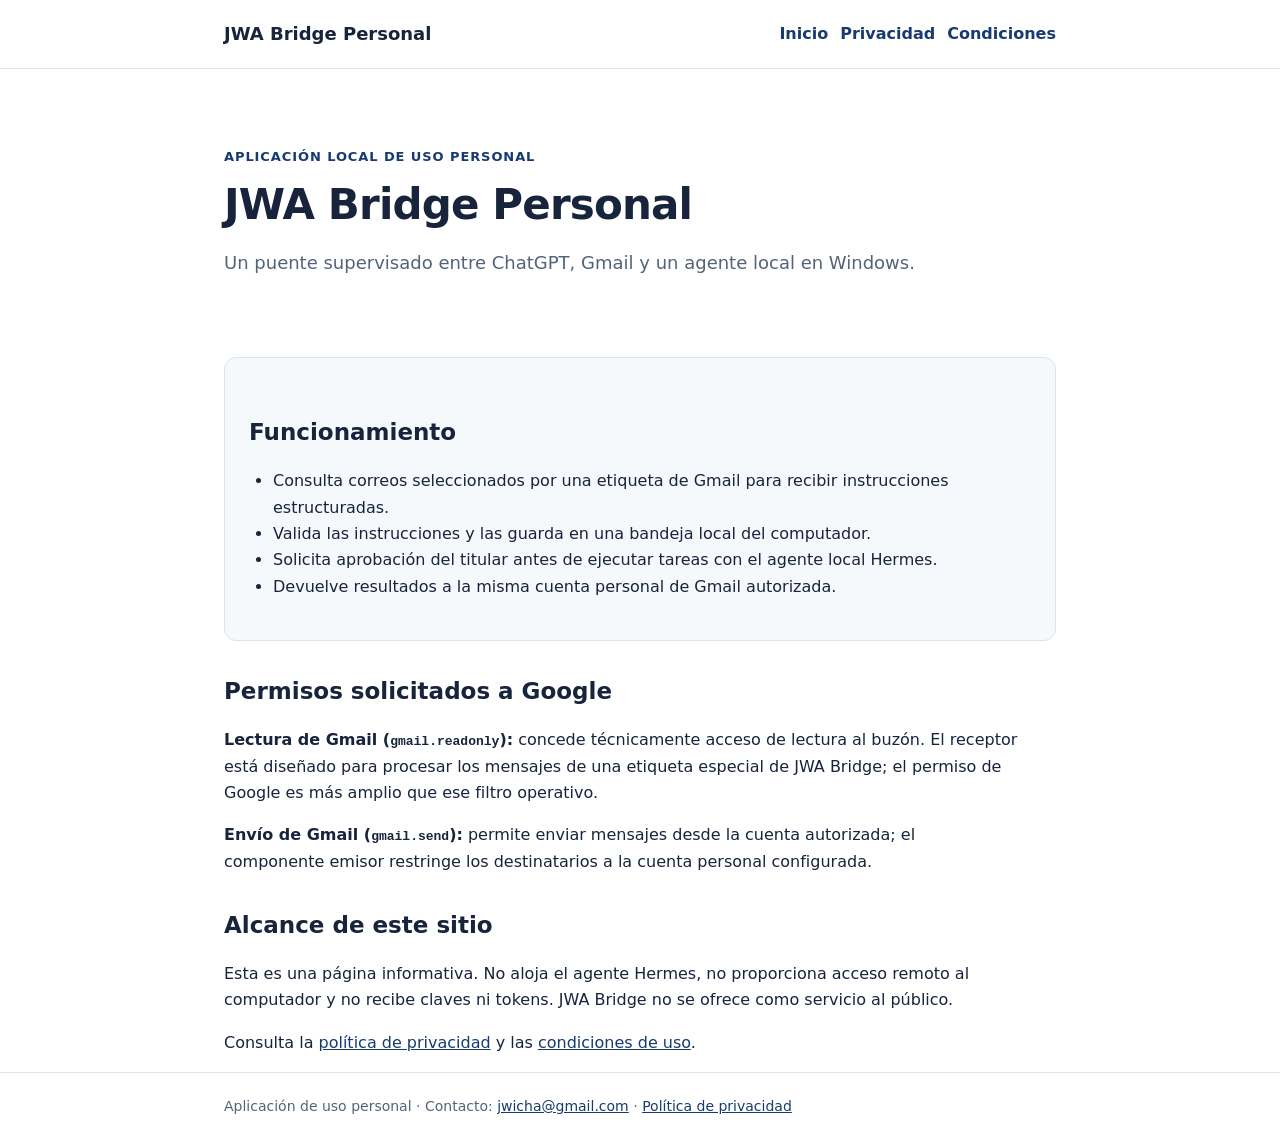
<file: index.html>
<!doctype html>
<html lang="es">
<head>
<meta charset="utf-8"><meta name="viewport" content="width=device-width, initial-scale=1">
<title>Inicio | JWA Bridge Personal</title>
<meta name="description" content="Información de JWA Bridge Personal, integración supervisada entre Gmail, ChatGPT y un agente local de Windows.">
<link rel="stylesheet" href="estilos.css">
</head>
<body>
<header><div class="wrapper"><nav><span class="brand">JWA Bridge Personal</span><div><a href="index.html">Inicio</a><a href="privacidad.html">Privacidad</a><a href="terminos.html">Condiciones</a></div></nav></div></header>
<main class="wrapper"><section class="hero"><p class="tag">Aplicación local de uso personal</p><h1>JWA Bridge Personal</h1><p class="subtitle">Un puente supervisado entre ChatGPT, Gmail y un agente local en Windows.</p></section>
<section class="card"><h2>Funcionamiento</h2><ul>
<li>Consulta correos seleccionados por una etiqueta de Gmail para recibir instrucciones estructuradas.</li>
<li>Valida las instrucciones y las guarda en una bandeja local del computador.</li>
<li>Solicita aprobación del titular antes de ejecutar tareas con el agente local Hermes.</li>
<li>Devuelve resultados a la misma cuenta personal de Gmail autorizada.</li></ul></section>
<h2>Permisos solicitados a Google</h2>
<p><strong>Lectura de Gmail (<code>gmail.readonly</code>):</strong> concede técnicamente acceso de lectura al buzón. El receptor está diseñado para procesar los mensajes de una etiqueta especial de JWA Bridge; el permiso de Google es más amplio que ese filtro operativo.</p>
<p><strong>Envío de Gmail (<code>gmail.send</code>):</strong> permite enviar mensajes desde la cuenta autorizada; el componente emisor restringe los destinatarios a la cuenta personal configurada.</p>
<h2>Alcance de este sitio</h2>
<p>Esta es una página informativa. No aloja el agente Hermes, no proporciona acceso remoto al computador y no recibe claves ni tokens. JWA Bridge no se ofrece como servicio al público.</p>
<p>Consulta la <a href="privacidad.html">política de privacidad</a> y las <a href="terminos.html">condiciones de uso</a>.</p></main>
<footer><div class="wrapper">Aplicación de uso personal · Contacto: <a href="mailto:jwicha@gmail.com">jwicha@gmail.com</a> · <a href="privacidad.html">Política de privacidad</a></div></footer>
</body>
</html>
</file>
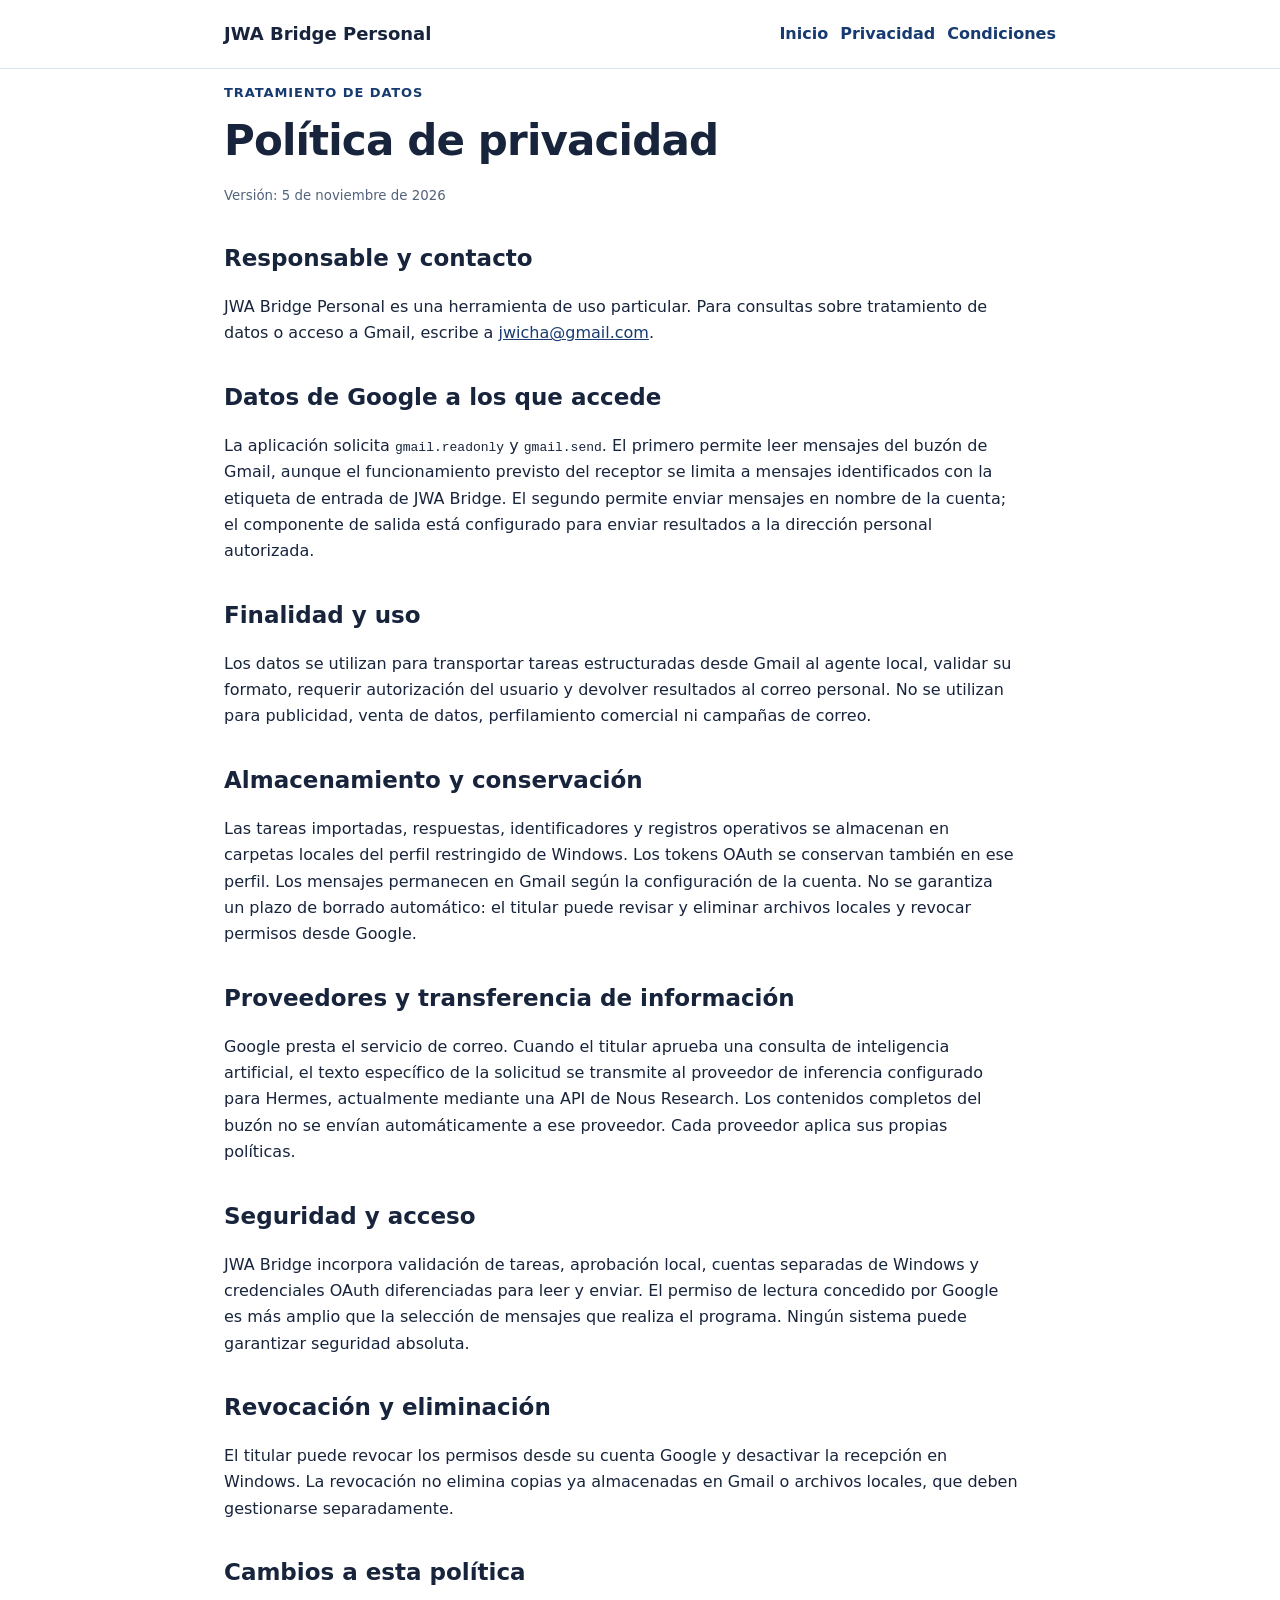
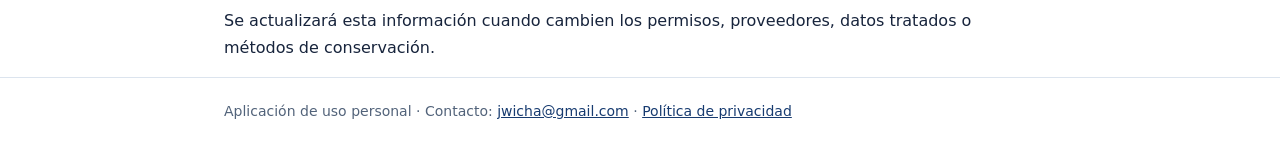
<file: privacidad.html>
<!doctype html>
<html lang="es">
<head>
<meta charset="utf-8"><meta name="viewport" content="width=device-width, initial-scale=1">
<title>Política de privacidad | JWA Bridge Personal</title>
<meta name="description" content="Información de JWA Bridge Personal, integración supervisada entre Gmail, ChatGPT y un agente local de Windows.">
<link rel="stylesheet" href="estilos.css">
</head>
<body>
<header><div class="wrapper"><nav><span class="brand">JWA Bridge Personal</span><div><a href="index.html">Inicio</a><a href="privacidad.html">Privacidad</a><a href="terminos.html">Condiciones</a></div></nav></div></header>
<main class="wrapper"><p class="tag">Tratamiento de datos</p><h1>Política de privacidad</h1><p><small>Versión: 5 de noviembre de 2026</small></p>
<h2>Responsable y contacto</h2><p>JWA Bridge Personal es una herramienta de uso particular. Para consultas sobre tratamiento de datos o acceso a Gmail, escribe a <a href="mailto:jwicha@gmail.com">jwicha@gmail.com</a>.</p>
<h2>Datos de Google a los que accede</h2><p>La aplicación solicita <code>gmail.readonly</code> y <code>gmail.send</code>. El primero permite leer mensajes del buzón de Gmail, aunque el funcionamiento previsto del receptor se limita a mensajes identificados con la etiqueta de entrada de JWA Bridge. El segundo permite enviar mensajes en nombre de la cuenta; el componente de salida está configurado para enviar resultados a la dirección personal autorizada.</p>
<h2>Finalidad y uso</h2><p>Los datos se utilizan para transportar tareas estructuradas desde Gmail al agente local, validar su formato, requerir autorización del usuario y devolver resultados al correo personal. No se utilizan para publicidad, venta de datos, perfilamiento comercial ni campañas de correo.</p>
<h2>Almacenamiento y conservación</h2><p>Las tareas importadas, respuestas, identificadores y registros operativos se almacenan en carpetas locales del perfil restringido de Windows. Los tokens OAuth se conservan también en ese perfil. Los mensajes permanecen en Gmail según la configuración de la cuenta. No se garantiza un plazo de borrado automático: el titular puede revisar y eliminar archivos locales y revocar permisos desde Google.</p>
<h2>Proveedores y transferencia de información</h2><p>Google presta el servicio de correo. Cuando el titular aprueba una consulta de inteligencia artificial, el texto específico de la solicitud se transmite al proveedor de inferencia configurado para Hermes, actualmente mediante una API de Nous Research. Los contenidos completos del buzón no se envían automáticamente a ese proveedor. Cada proveedor aplica sus propias políticas.</p>
<h2>Seguridad y acceso</h2><p>JWA Bridge incorpora validación de tareas, aprobación local, cuentas separadas de Windows y credenciales OAuth diferenciadas para leer y enviar. El permiso de lectura concedido por Google es más amplio que la selección de mensajes que realiza el programa. Ningún sistema puede garantizar seguridad absoluta.</p>
<h2>Revocación y eliminación</h2><p>El titular puede revocar los permisos desde su cuenta Google y desactivar la recepción en Windows. La revocación no elimina copias ya almacenadas en Gmail o archivos locales, que deben gestionarse separadamente.</p>
<h2>Cambios a esta política</h2><p>Se actualizará esta información cuando cambien los permisos, proveedores, datos tratados o métodos de conservación.</p></main>
<footer><div class="wrapper">Aplicación de uso personal · Contacto: <a href="mailto:jwicha@gmail.com">jwicha@gmail.com</a> · <a href="privacidad.html">Política de privacidad</a></div></footer>
</body>
</html>
</file>
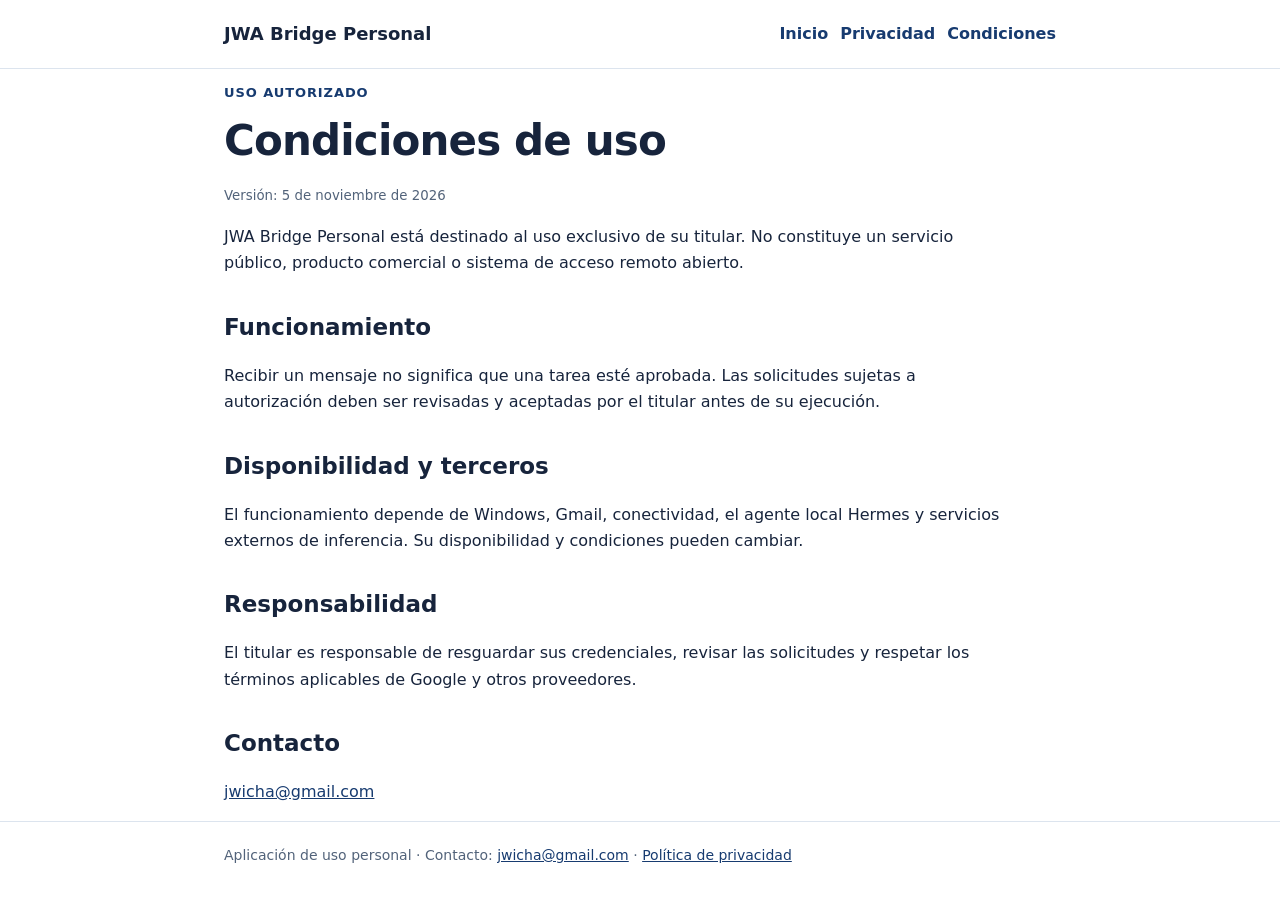
<file: terminos.html>
<!doctype html>
<html lang="es">
<head>
<meta charset="utf-8"><meta name="viewport" content="width=device-width, initial-scale=1">
<title>Condiciones de uso | JWA Bridge Personal</title>
<meta name="description" content="Información de JWA Bridge Personal, integración supervisada entre Gmail, ChatGPT y un agente local de Windows.">
<link rel="stylesheet" href="estilos.css">
</head>
<body>
<header><div class="wrapper"><nav><span class="brand">JWA Bridge Personal</span><div><a href="index.html">Inicio</a><a href="privacidad.html">Privacidad</a><a href="terminos.html">Condiciones</a></div></nav></div></header>
<main class="wrapper"><p class="tag">Uso autorizado</p><h1>Condiciones de uso</h1><p><small>Versión: 5 de noviembre de 2026</small></p>
<p>JWA Bridge Personal está destinado al uso exclusivo de su titular. No constituye un servicio público, producto comercial o sistema de acceso remoto abierto.</p>
<h2>Funcionamiento</h2><p>Recibir un mensaje no significa que una tarea esté aprobada. Las solicitudes sujetas a autorización deben ser revisadas y aceptadas por el titular antes de su ejecución.</p>
<h2>Disponibilidad y terceros</h2><p>El funcionamiento depende de Windows, Gmail, conectividad, el agente local Hermes y servicios externos de inferencia. Su disponibilidad y condiciones pueden cambiar.</p>
<h2>Responsabilidad</h2><p>El titular es responsable de resguardar sus credenciales, revisar las solicitudes y respetar los términos aplicables de Google y otros proveedores.</p>
<h2>Contacto</h2><p><a href="mailto:jwicha@gmail.com">jwicha@gmail.com</a></p></main>
<footer><div class="wrapper">Aplicación de uso personal · Contacto: <a href="mailto:jwicha@gmail.com">jwicha@gmail.com</a> · <a href="privacidad.html">Política de privacidad</a></div></footer>
</body>
</html>
</file>
<file: estilos.css>
:root{color-scheme:light;--ink:#17243c;--blue:#173b70;--border:#dce4ee;--muted:#52637a;--surface:#f6f9fc}
*{box-sizing:border-box}html{font-family:system-ui,-apple-system,Segoe UI,Roboto,sans-serif}body{margin:0;color:var(--ink);line-height:1.65;background:white}
.wrapper{max-width:880px;margin:0 auto;padding:0 24px}header{border-bottom:1px solid var(--border)}nav{padding:19px 0;display:flex;justify-content:space-between;align-items:center;gap:20px;flex-wrap:wrap}nav a{color:var(--blue);text-decoration:none;font-weight:600;margin-left:12px}nav .brand{margin:0;font-size:18px;font-weight:800;color:var(--ink)}.hero{padding:64px 0 42px}h1{font-size:clamp(28px,4vw,42px);line-height:1.18;letter-spacing:-.02em;margin:0 0 14px}h2{font-size:23px;margin:32px 0 12px}h3{margin:22px 0 8px}.subtitle{font-size:18px;color:var(--muted);max-width:700px}.card{background:var(--surface);border:1px solid var(--border);padding:24px;border-radius:12px;margin:20px 0}p,li{max-width:78ch}a{color:var(--blue)}ul{padding-left:24px}main{padding:22px 0 55px}footer{border-top:1px solid var(--border);padding:22px 0;color:var(--muted);font-size:14px}.tag{color:var(--blue);font-weight:700;font-size:13px;letter-spacing:.07em;text-transform:uppercase}small{color:var(--muted)}
</file>
